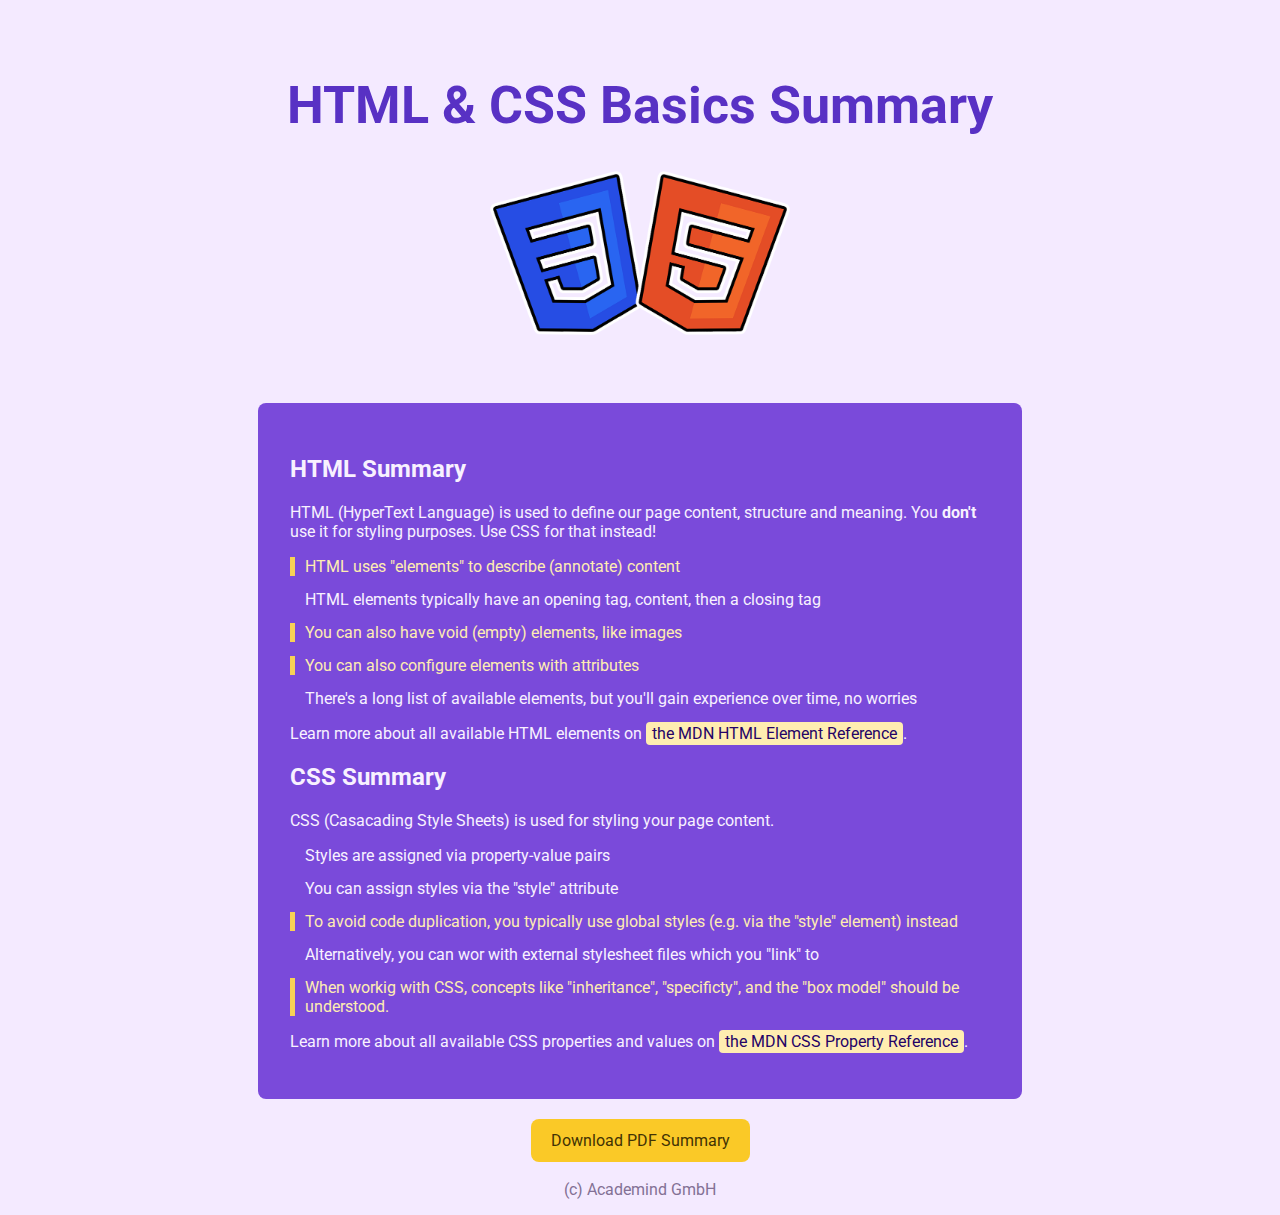
<file: HTML And CSS Summary/index.html>
<!DOCTYPE html>
<html lang="en">

<head>
    <meta charset="UTF-8">
    <title>HTML & CSS Basics Summary</title>
    <link rel="preconnect" href="https://fonts.googleapis.com">
    <link rel="preconnect" href="https://fonts.gstatic.com" crossorigin>
    <link href="https://fonts.googleapis.com/css2?family=Roboto:wght@400;900&display=swap" rel="stylesheet">
    <link rel="stylesheet" href="styles/styles.css">
</head>

<body>
    <header>
        <h1>HTML & CSS Basics Summary</h1>
        <img src="images/html-css.png" alt="HTML and CSS logos">
    </header>
    <main>
        <section>
            <h2>HTML Summary</h2>
            <p>
                HTML (HyperText Language) is used to define our page content, structure and meaning. You
                <strong>don't</strong> use it for
                styling purposes. Use CSS for that instead!
            </p>
            <ul id="html-list">
                <li class="extra-important">HTML uses "elements" to describe (annotate) content</li>
                <li>HTML elements typically have an opening tag, content, then a closing tag</li>
                <li class="extra-important">You can also have void (empty) elements, like images</li>
                <li class="extra-important">You can also configure elements with attributes</li>
                <li>There's a long list of available elements, but you'll gain experience over time, no worries</li>
            </ul>
            <p>Learn more about all available HTML elements on
                <a href="https://developer.mozilla.org/en-US/docs/Web/HTML/Element">the MDN HTML Element Reference</a>.
            </p>
        </section>
        <section>
            <h2>CSS Summary</h2>
            <p>CSS (Casacading Style Sheets) is used for styling your page content.</p>
            <ul id="css-list">
                <li>Styles are assigned via property-value pairs</li>
                <li>You can assign styles via the "style" attribute</li>
                <li class="extra-important">To avoid code duplication, you typically use global styles (e.g. via the
                    "style"
                    element) instead</li>
                <li>Alternatively, you can wor with external stylesheet files which you "link" to </li>
                <li class="extra-important">When workig with CSS, concepts like "inheritance", "specificty", and the
                    "box
                    model" should be
                    understood.</li>
            </ul>
            <p>Learn more about all available CSS properties and values on <a
                    href="https://developer.mozilla.org/en-US/docs/Web/CSS/CSS_Properties_Reference">the MDN CSS
                    Property
                    Reference</a>.</p>


        </section>
    </main>

    <footer>
        <a href="pdfs/html-css-basics-summary.pdf" target="_blank">Download PDF Summary</a>
        <!--Could put my own name here for a site I create, but this was mostly following Udemy tutorial-->
        <p>(c) Academind GmbH</p>
    </footer>
</body>

</html>
</file>
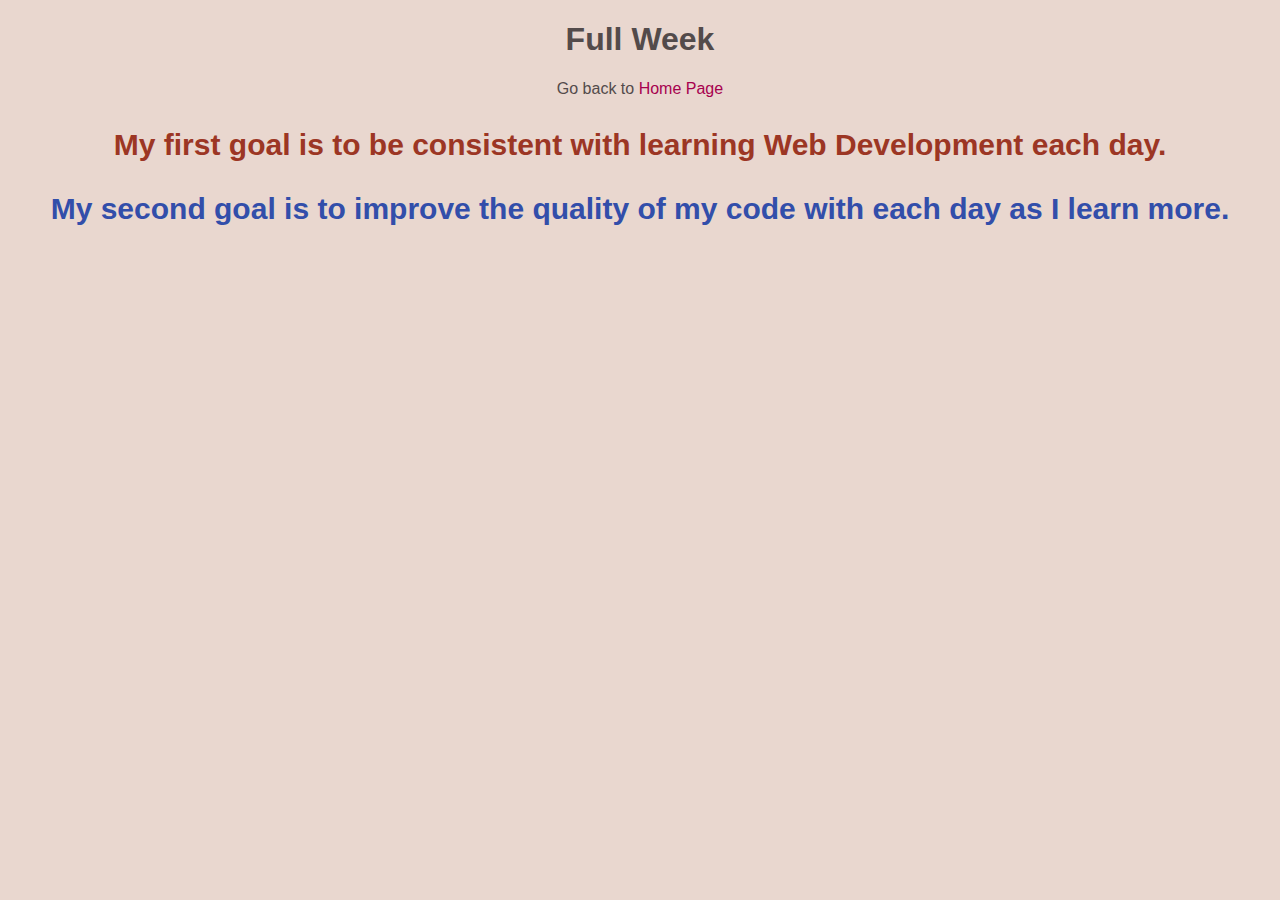
<file: Days 01-05/full-week5.html>
<!DOCTYPE html>
<html lang="en">
<head>
    <meta charset="UTF-8">
    <link href="styles/shared.css" rel="stylesheet">
    <link href="styles/full-week5.css" rel="stylesheet">
    <title>My Upcoming Challenges</title>
</head>
<body>
     <h1>Full Week</h1>
     <p>Go back to <a href="index05.html"> Home Page</a></p>
     <p id=goal1>My first goal is to be consistent with learning Web Development each day.</p>
     <p id=goal2>My second goal is to improve the quality of my code with each day as I learn more.</p>
</body>
</html>
</file>
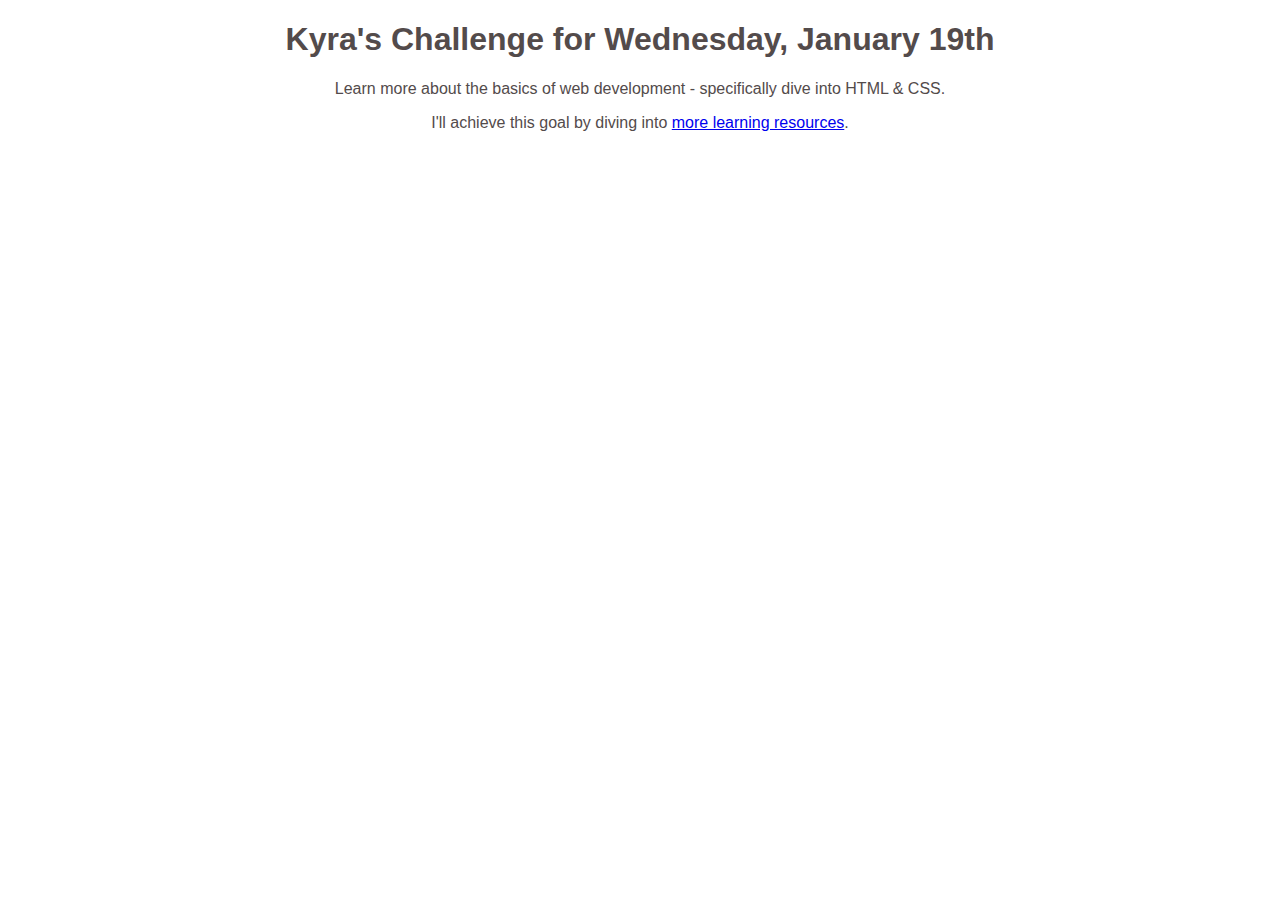
<file: Days 01-05/index03.html>
﻿<!DOCTYPE html>
<html>
<head>
    <style>
        h1 {
            font-family: sans-serif;
            text-align: center;
            color: rgb(83, 75, 75)
        }

        p {
            font-family: sans-serif;
            text-align: center;
            color: rgb(83, 75, 75)
        }
    </style>
    <title>
        My Daily Challenge
    </title>
</head>
<body>
    <h1>
        Kyra's Challenge for Wednesday, January 19th
    </h1>

    <p>
        Learn more about the basics of web development - specifically dive into HTML & CSS.
    </p>

    <p>
        I'll achieve this goal by diving into
        <a href="https://www.google.com">more learning resources</a>.
    </p>
</body>
</html>
</file>
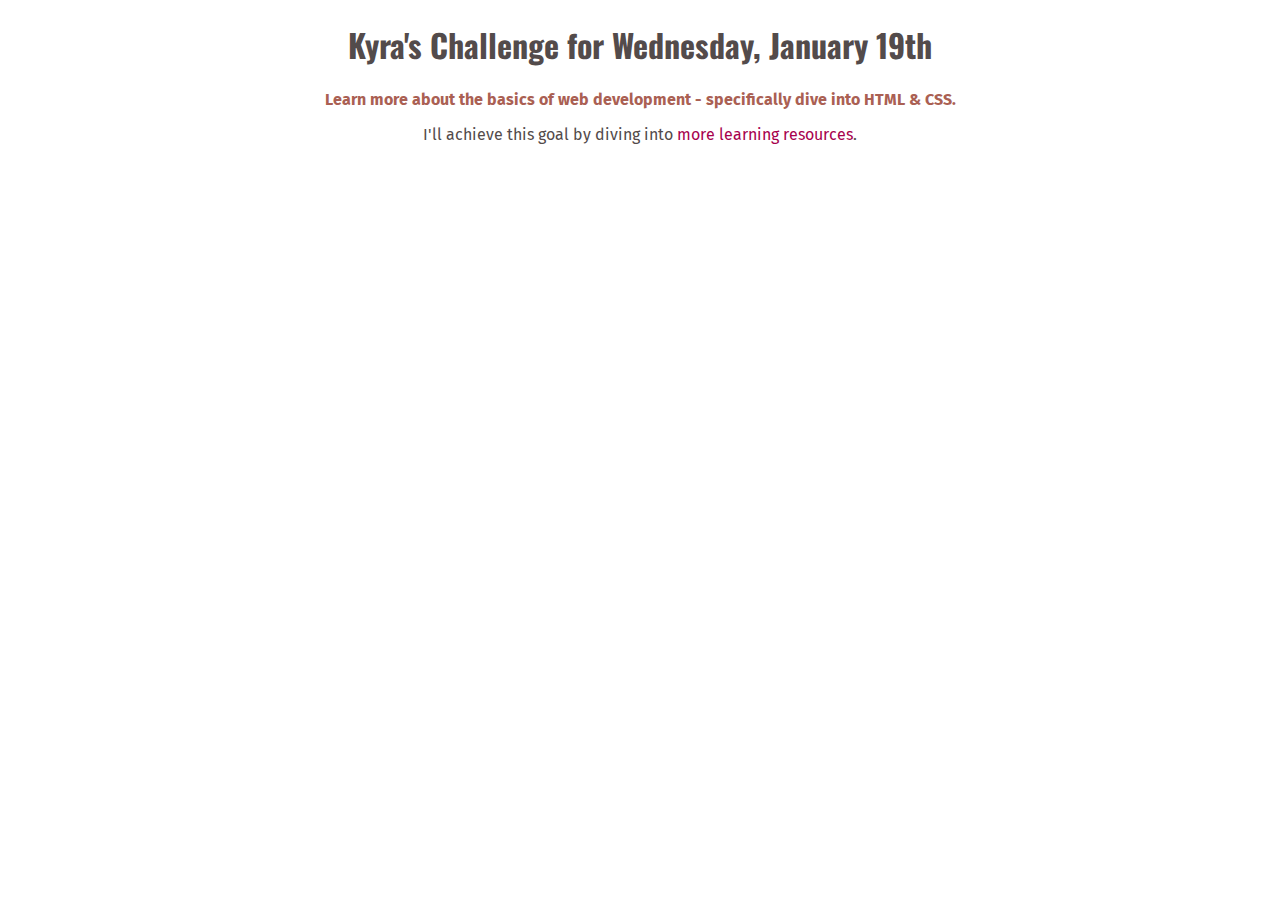
<file: Days 01-05/index04.html>
﻿<!DOCTYPE html>
<html>
<head>
    <!--- importing CSS file -->
    <link href="daily-challenge4.css" rel="stylesheet">

    <!--- importing Fira Sans fonts -->
    <link rel="preconnect" href="https://fonts.googleapis.com">
    <link rel="preconnect" href="https://fonts.gstatic.com" crossorigin>
    <link href="https://fonts.googleapis.com/css2?family=Fira+Sans&family=Oswald:wght@700&display=swap" rel="stylesheet">

    <title>
        My Daily Challenge
    </title>

</head>
<body>
    <h1>
        Kyra's Challenge for Wednesday, January 19th
    </h1>

    <p id="todays-challenge">
        Learn more about the basics of web development - specifically dive into HTML & CSS.
    </p>

    <p>
        I'll achieve this goal by diving into
        <a href="https://www.google.com">more learning resources</a>.
    </p>
</body>
</html>
</file>
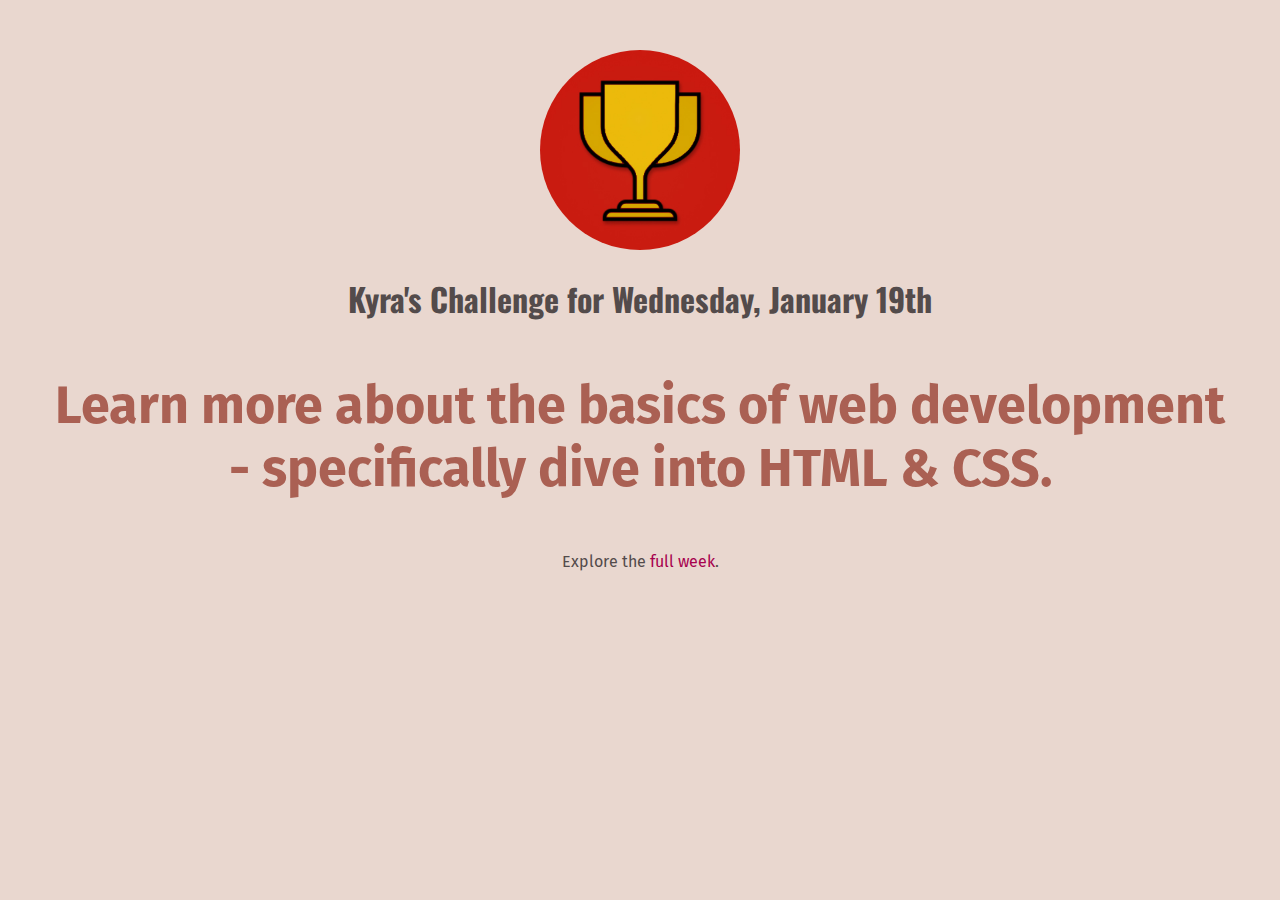
<file: Days 01-05/index05.html>
﻿<!DOCTYPE html>
<html lang="en">
<head>
    <meta charset="UTF-8">
    <!--- importing CSS file -->
    <link href="styles/shared.css" rel="stylesheet">
    <link href="styles/daily-challenge5.css" rel="stylesheet">

    <!--- importing Fira Sans fonts -->
    <link rel="preconnect" href="https://fonts.googleapis.com">
    <link rel="preconnect" href="https://fonts.gstatic.com" crossorigin>
    <link href="https://fonts.googleapis.com/css2?family=Fira+Sans&family=Oswald:wght@700&display=swap" rel="stylesheet">

    <title>
        My Daily Challenge
    </title>

</head>
<body>
    <img src="images/challenges-trophy.jpg" alt="A trophy">
    <h1>
        Kyra's Challenge for Wednesday, January 19th
    </h1>

    <p id="todays-challenge">
        Learn more about the basics of web development - specifically dive into HTML & CSS.
    </p>

    <p>
        Explore the <a href="full-week5.html">full week</a>.
    </p>
</body>
</html>
</file>
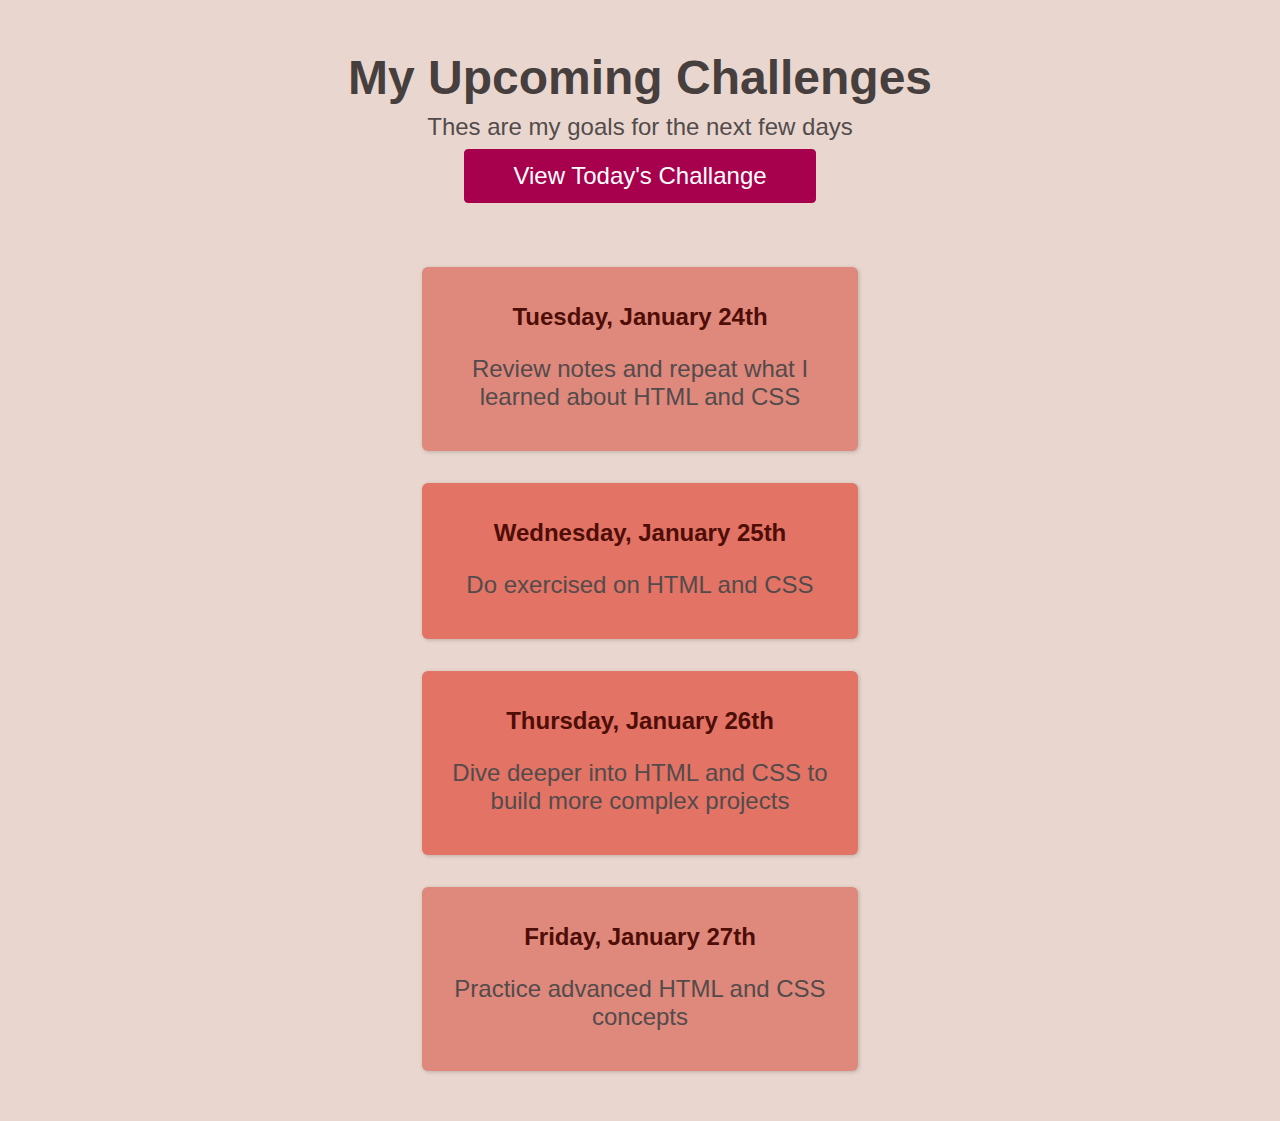
<file: Web Development/full-week.html>
<!DOCTYPE html>
<html lang="en">
<head>
    <meta charset="UTF-8">
    <link href="styles/shared.css" rel="stylesheet">
    <link href="styles/full-week.css" rel="stylesheet">
    <link rel="icon" href="images/favicon.ico" type="image/x-icon"> 

    <title>My Upcoming Challenges</title>
</head>
<body>
    <header>
        <h1>My Upcoming Challenges</h1>
        <p id="description">Thes are my goals for the next few days</p>
        <a href="index.html">View Today's Challange</a>   
    </header>
    <main>
        <ol>
            <li>
                <h2>Tuesday, January 24th</h2>
                <p>Review notes and repeat what I learned about HTML and CSS</p>
            </li>
            <li class="highlight-goal">
                <h2>Wednesday, January 25th</h2>
                <p>Do exercised on HTML and CSS</p>
            </li>
            <li class="highlight-goal">
                <h2>Thursday, January 26th</h2>
                <p>Dive deeper into HTML and CSS to build more complex projects</p>
            </li>

            <li>
                <h2>Friday, January 27th</h2>
                <p>Practice advanced HTML and CSS concepts</p>
            </li>
        </ol>
    </main>
</body>
</html>
</file>
<file: HTML And CSS Summary/styles/styles.css>
body {
    font-family: 'Roboto', sans-serif;
    background-color: rgb(244, 234, 255);
}

h1 {
    font-size: 52px;
    color: rgb(88, 49, 196);
}

header {
    text-align: center;
    padding: 32px;
}

header img {
    width: 300px;
}

main {
    background-color: rgb(122, 74, 218);
    padding: 32px;
    margin: 32px auto;
    width: 700px;
    border-radius: 8px;
    color: rgb(248, 241, 255);
}

ul {
    margin: 0;
    padding: 0;
    list-style: none;
}

li {
    margin: 14px 0;
    padding-left: 10px;
    border-left: 5px solid transparent;
}

a {
    text-decoration: none;
    color: rgb(36, 3, 102);
    background-color: rgb(255, 237, 177);
    padding: 2px 6px;
    border-radius: 4px;
}

a:hover, 
a:active {
    background-color: rgb(247, 209, 85);

}

footer {
    text-align: center;
}

footer p {
    color: rgb(131, 113, 149);
    margin-top: 30px;
}

footer a {
    padding: 12px 20px;
    border-radius: 8px;
    background-color: rgb(250, 201, 39);
    color: rgb(66, 51, 4);
}

footer a:hover,
footer a:active {
    background-color: rgb(255, 186, 58);
}

.extra-important {
    color: rgb(255, 237, 177);
    border-color: rgb(247, 209, 85);
}

/* Was originally used to make "don't" be bold. Using <strong> instead.
.highlight {
    font-weight: bold;
} */
</file>
<file: Days 01-05/styles/shared.css>
body {
    text-align: center;
    background-color: rgb(233, 215, 207);
    color: rgb(83, 75, 75);
} 

h1 {
    /*can add a second font as a fallback option if first font fails*/
    font-family: 'Oswald', sans-serif;
    color: rgb(83, 75, 75)
}

p {
    font-family: 'Fira Sans', sans-serif;
    color: rgb(83, 75, 75)
}

a { 
    color: rgb(167, 1, 78);
    text-decoration: none;
}

a:hover {
    text-decoration: underline;
}
</file>
<file: Days 01-05/styles/full-week5.css>
#goal1{
    color: rgb(156, 54, 36);
    font-weight: bold;
    font-size: 30px;
}

#goal2 {
    color: rgb(50, 78, 170);
    font-weight: bold;
    font-size: 30px;
}
</file>
<file: Days 01-05/daily-challenge4.css>
h1 {
    /*can add a second font as a fallback option if first font fails*/
    font-family: 'Oswald', sans-serif;
    text-align: center;
    color: rgb(83, 75, 75)
}

p {
    font-family: 'Fira Sans', sans-serif;
    text-align: center;
    color: rgb(83, 75, 75)
}

a { 
    color: rgb(167, 1, 78);
    text-decoration: none;
}

a:hover {
    text-decoration: underline;
}

#todays-challenge {
    color: rgb(170, 96, 83);
    font-weight: bold;
    font-size: 52 px;

}
</file>
<file: Days 01-05/styles/daily-challenge5.css>
body {
    margin: 50px;
} 

img {
    width: 200p;
    height: 200px;
    border-radius: 100px;
}

#todays-challenge {
    color: rgb(170, 96, 83);
    font-weight: bold;
    font-size: 52px;
}
</file>
<file: Web Development/styles/shared.css>
body {
    text-align: center;
    background-color: rgb(233, 215, 207);
    color: rgb(83, 75, 75);
    margin: 50px;
} 

h1 {
    /*can add a second font as a fallback option if first font fails*/
    font-family: 'Oswald', sans-serif;
}

p {
    font-family: 'Fira Sans', sans-serif;
    font-size: 24px;
}

a { 
    color: rgb(167, 1, 78);
    font-family: 'Fira Sans', sans-serif;
    text-decoration: none;
}

a:hover {
    text-decoration: underline;
}
</file>
<file: Web Development/styles/full-week.css>
header {
    margin-bottom: 64px;
}

h1 {
    font-size: 48px;
    color: rgb(71, 62, 62);
    margin: 0;
}

header p {
    margin-bottom: 64px;
}

#description {
    margin: 8px;
}

a {
    padding: 12px 48px;
    background-color: rgb(167, 1, 78);
    color: white;
    border: 1px solid rgb(167, 1, 78);
    border-radius: 4px;
    font-size: 24px;
    display: inline-block;
    margin: 0;
}

a:hover {
    background-color: rgb(180, 12, 90);
    text-decoration: none;
}

ol {
    list-style: none; 
    width: 500px;
    margin: 36px auto 0 auto;
    padding: 0;
}

li {
    padding: 16px;
    box-shadow: 1px 1px 4px rgba(0, 0, 0, 0.2);
    margin: 32px;
    background-color: rgb(223, 136, 124);
    border-radius: 6px;
} 

h2 {
    color: rgb(78, 13, 5);
    font-family: 'Oswald', sans-serif;
}

/* main p {
    margin: 12px;
    color: rgb(71, 29, 22);
} */


.highlight-goal {
background-color: rgb(226, 115, 101)
}
</file>
